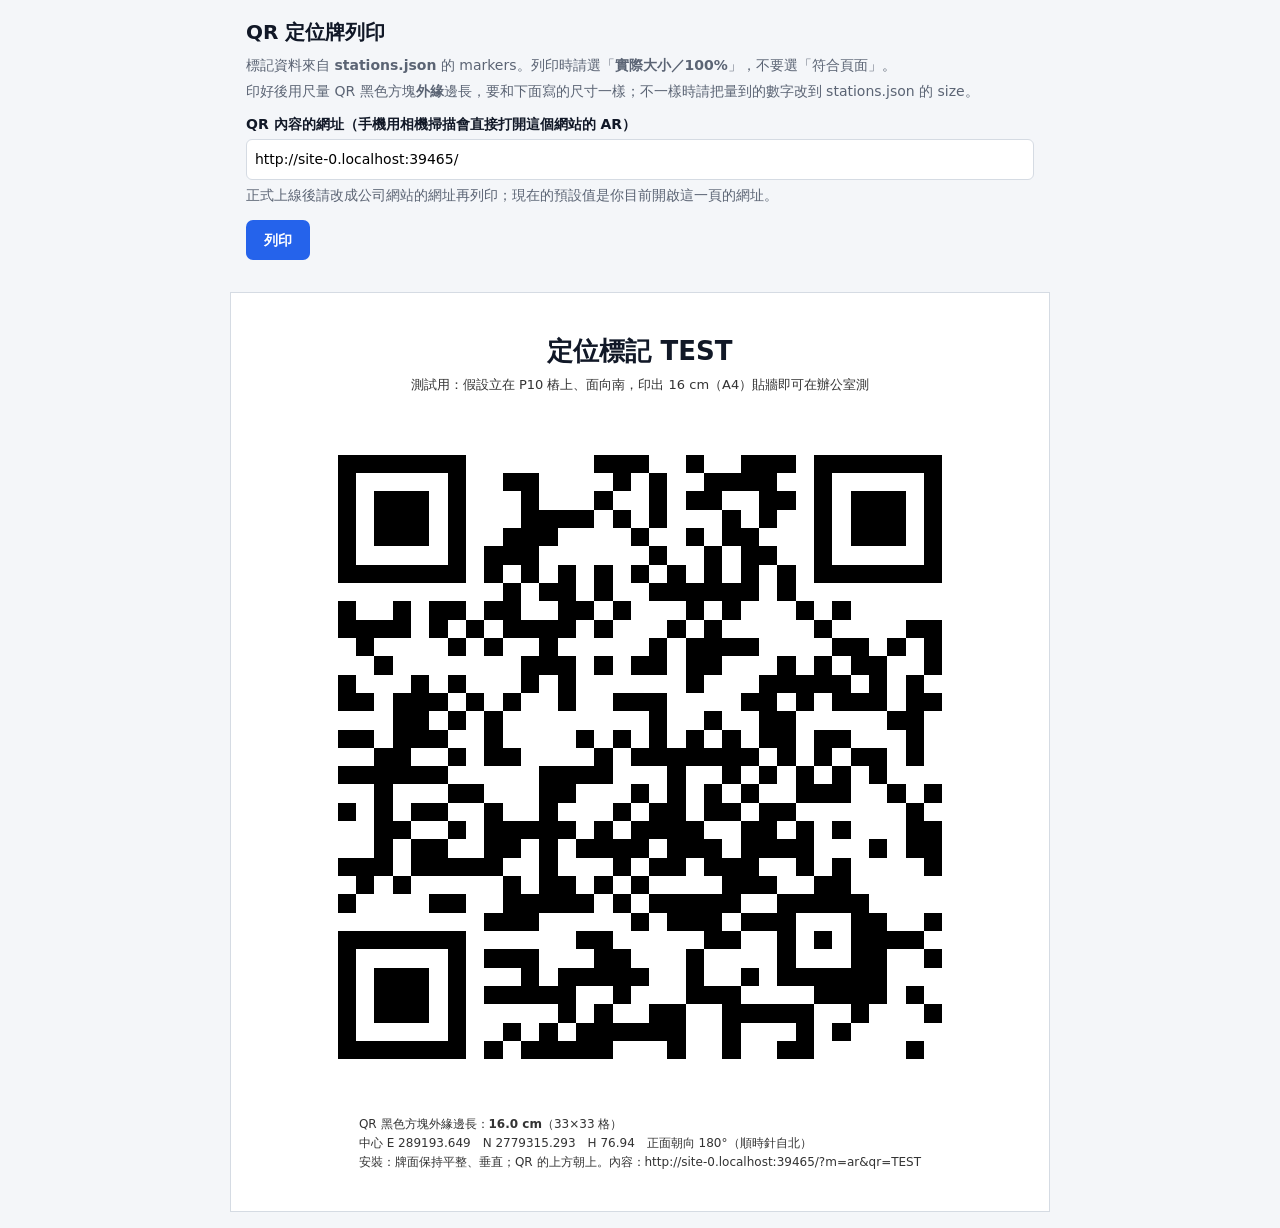
<file: qr.html>
<!doctype html>
<html lang="zh-Hant">
<head>
<meta charset="utf-8">
<meta name="viewport" content="width=device-width,initial-scale=1">
<title>QR 定位牌列印</title>
<style>
  :root{--bg:#f4f6f9;--tx:#111827;--mut:#5b6474;--line:#d5dbe3;--acc:#2563eb}
  *{box-sizing:border-box}
  body{margin:0;background:var(--bg);color:var(--tx);font:14px/1.6 "Microsoft JhengHei","PingFang TC","Noto Sans TC",system-ui,sans-serif}
  .tool{max-width:820px;margin:0 auto;padding:16px}
  .tool h1{font-size:20px;margin:0 0 6px}
  .tool p{margin:4px 0;color:var(--mut)}
  .tool label{display:block;margin:10px 0 4px;font-weight:bold}
  .tool input{width:100%;padding:8px;border:1px solid var(--line);border-radius:6px;font:inherit}
  .tool button{margin-top:10px;padding:9px 18px;border:0;border-radius:7px;background:var(--acc);color:#fff;font:inherit;font-weight:bold;cursor:pointer}
  .sheet{background:#fff;max-width:820px;margin:16px auto;padding:10mm;border:1px solid var(--line);text-align:center;page-break-after:always;break-after:page}
  .sheet h2{margin:0;font-size:26px}
  .sheet .d{color:#333;font-size:13px;margin:2px 0 6mm}
  .sheet svg{display:block;margin:0 auto}
  .sheet .info{font-size:12px;color:#333;margin-top:5mm;text-align:left;display:inline-block}
  .warn{color:#b45309}
  @media print{
    @page{size:auto;margin:8mm}
    body{background:#fff}
    .tool{display:none}
    .sheet{border:0;margin:0;padding:0;max-width:none}
  }
</style>
</head>
<body>
<div class="tool">
  <h1>QR 定位牌列印</h1>
  <p>標記資料來自 <b>stations.json</b> 的 markers。列印時請選「<b>實際大小／100%</b>」，不要選「符合頁面」。</p>
  <p>印好後用尺量 QR 黑色方塊<b>外緣</b>邊長，要和下面寫的尺寸一樣；不一樣時請把量到的數字改到 stations.json 的 size。</p>
  <label for="base">QR 內容的網址（手機用相機掃描會直接打開這個網站的 AR）</label>
  <input id="base">
  <p>正式上線後請改成公司網站的網址再列印；現在的預設值是你目前開啟這一頁的網址。</p>
  <button onclick="print()">列印</button>
</div>
<div id="sheets"></div>
<script src="vendor/qrcode.js"></script>
<script>
  const base = document.getElementById('base');
  base.value = location.origin + location.pathname.replace(/[^/]*$/, '');
  let markers = [];
  const esc = s => String(s ?? '').replace(/[&<>"]/g, c => ({ '&': '&amp;', '<': '&lt;', '>': '&gt;', '"': '&quot;' }[c]));
  function render() {
    const out = [];
    for (const m of markers) {
      const url = base.value.replace(/\/?$/, '/') + '?m=ar&qr=' + encodeURIComponent(m.id);
      const q = qrcode(0, 'M'); q.addData(url); q.make();
      const n = q.getModuleCount(), quiet = 2, mm = (m.size || 0.2) * 1000, cell = mm / n, total = mm + 2 * quiet * cell;
      let rects = '';
      for (let r = 0; r < n; r++) for (let c = 0; c < n; c++) if (q.isDark(r, c)) rects += `M${c + quiet},${r + quiet}h1v1h-1z`;
      const svg = `<svg xmlns="http://www.w3.org/2000/svg" width="${total}mm" height="${total}mm" viewBox="0 0 ${n + 2 * quiet} ${n + 2 * quiet}" shape-rendering="crispEdges"><rect width="100%" height="100%" fill="#fff"/><path d="${rects}" fill="#000"/></svg>`;
      const where = m.TL ? `三角測量：TL E ${m.TL.E} N ${m.TL.N} H ${m.TL.H}` : `中心 E ${m.E}　N ${m.N}　H ${m.H}　正面朝向 ${m.facing}°（順時針自北）`;
      const big = total > 194 ? `<div class="warn">QR 加白邊共 ${(total / 10).toFixed(1)} cm，A4 放不下，請用 A3 以上紙張。</div>` : '';
      out.push(`<div class="sheet"><h2>定位標記 ${esc(m.id)}</h2><div class="d">${esc(m.desc || '')}</div>${svg}
        <div class="info">QR 黑色方塊外緣邊長：<b>${(mm / 10).toFixed(1)} cm</b>（${n}×${n} 格）　${big}<br>${esc(where)}<br>
        安裝：牌面保持平整、垂直；QR 的上方朝上。內容：${esc(url)}</div></div>`);
    }
    document.getElementById('sheets').innerHTML = out.join('') || '<div class="sheet">stations.json 沒有 markers</div>';
  }
  base.oninput = render;
  fetch('stations.json?t=' + Date.now(), { cache: 'no-store' }).then(r => r.json()).then(j => { markers = j.markers || []; render(); })
    .catch(e => { document.getElementById('sheets').innerHTML = `<div class="sheet">讀取 stations.json 失敗：${esc(e.message)}（請用 start.bat 或 start_https.bat 開啟）</div>`; });
</script>
</body>
</html>
</file>
